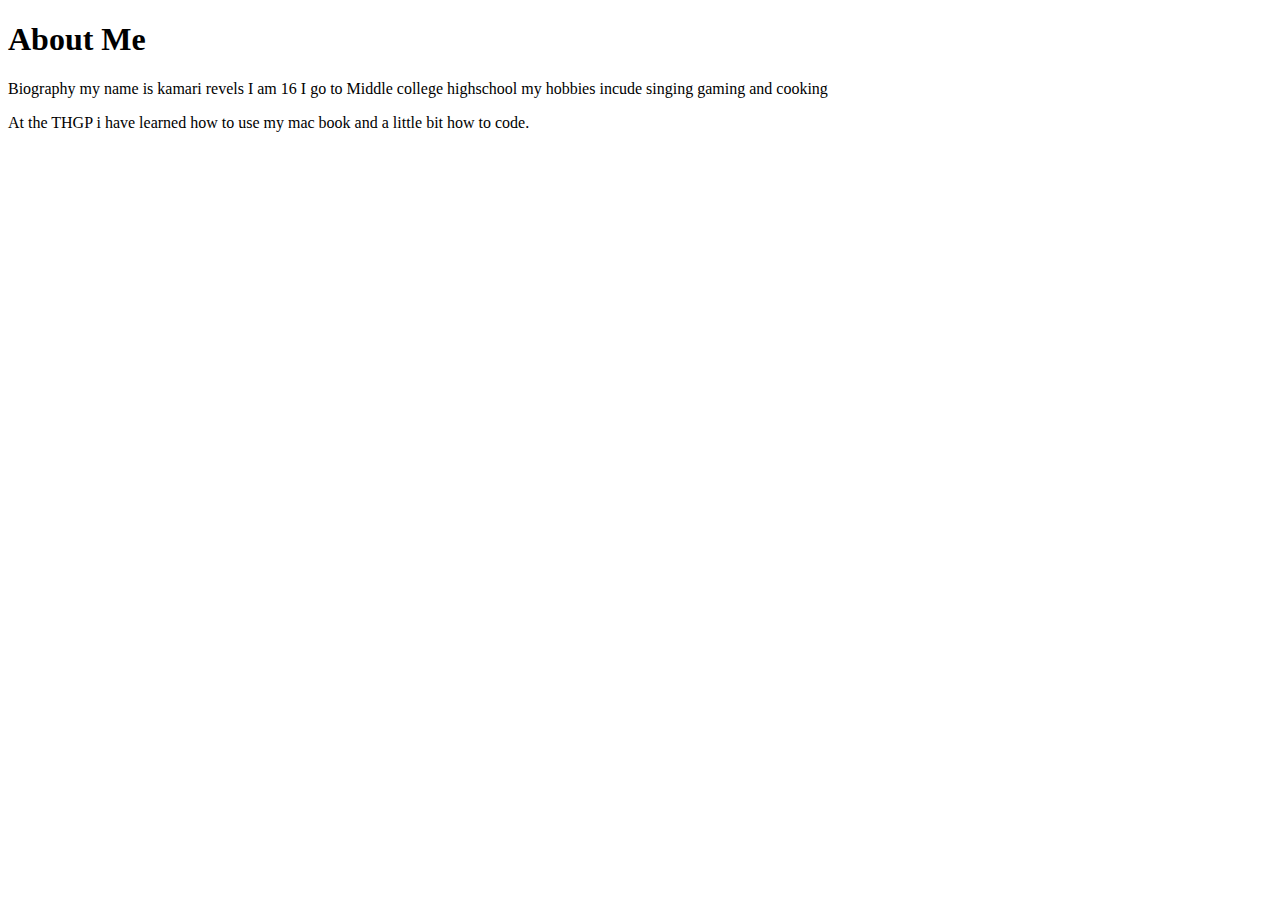
<file: Python/index.html>
<!DOCTYPE html>
<html lang="en">
    <head>
        <meta charset="UTF-8">
        <meta name="viewport" content="width=device-width, initial-scale=1.0">
        <title>Document</title>
        <h1>About Me</h1>
    </head>
    <body>
        <p>Biography 
            my name is kamari revels 
            I am 16 I go to Middle college highschool 
            my hobbies incude  singing gaming and cooking
        </p> 
        <p> At the THGP i have learned how to use my mac book and a little bit how to code.  
        </p>
    </body>
</html>
</file>
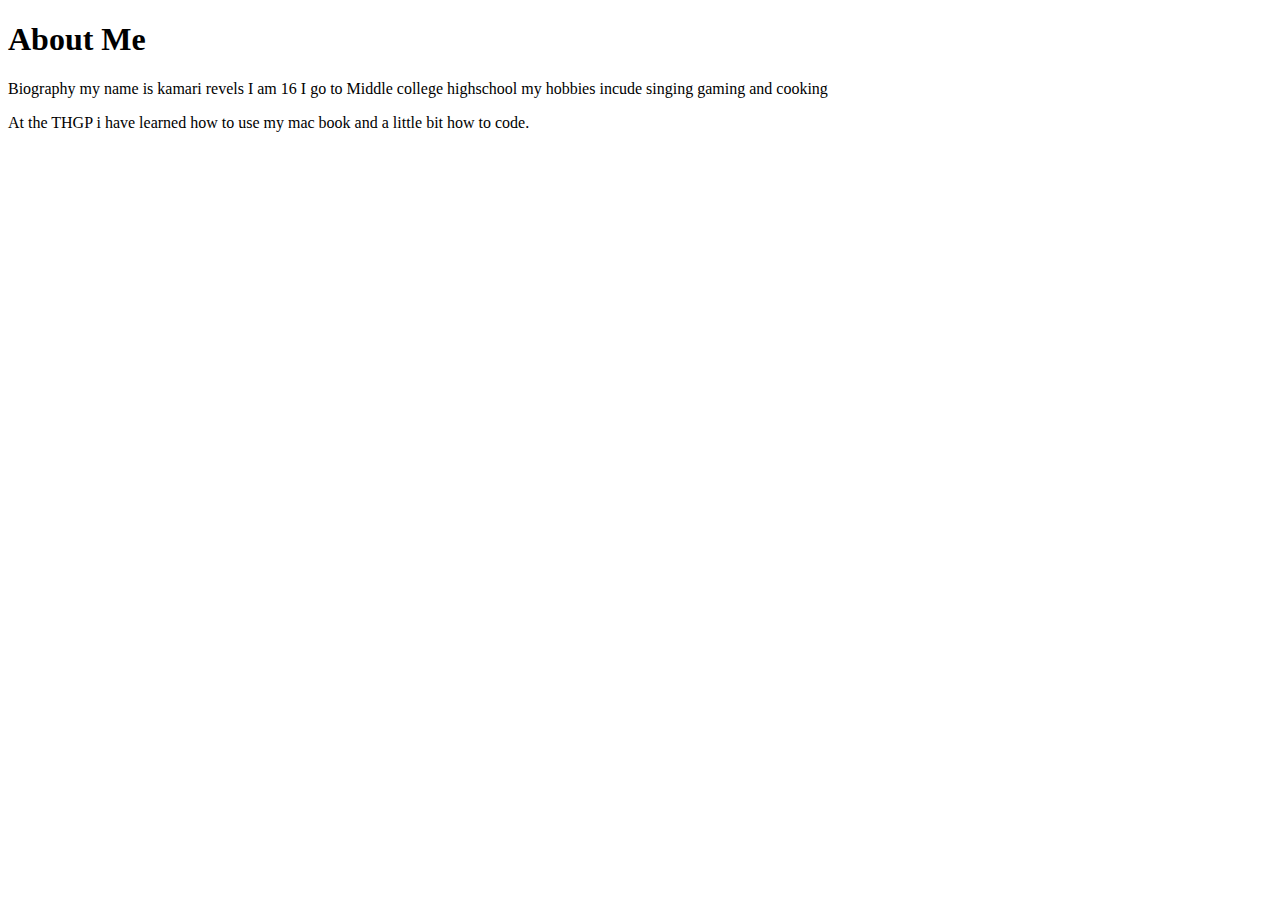
<file: Python./week-1/index.html>
<!DOCTYPE html>
<html lang="en">
    <head>
        <meta charset="UTF-8">
        <meta name="viewport" content="width=device-width, initial-scale=1.0">
        <title>Document</title>
        <h1>About Me</h1>
    </head>
    <body>
        <p>Biography 
            my name is kamari revels 
            I am 16 I go to Middle college highschool 
            my hobbies incude  singing gaming and cooking
        </p> 
        <p> At the THGP i have learned how to use my mac book and a little bit how to code.  
        </p>
    </body>
</html>
</file>
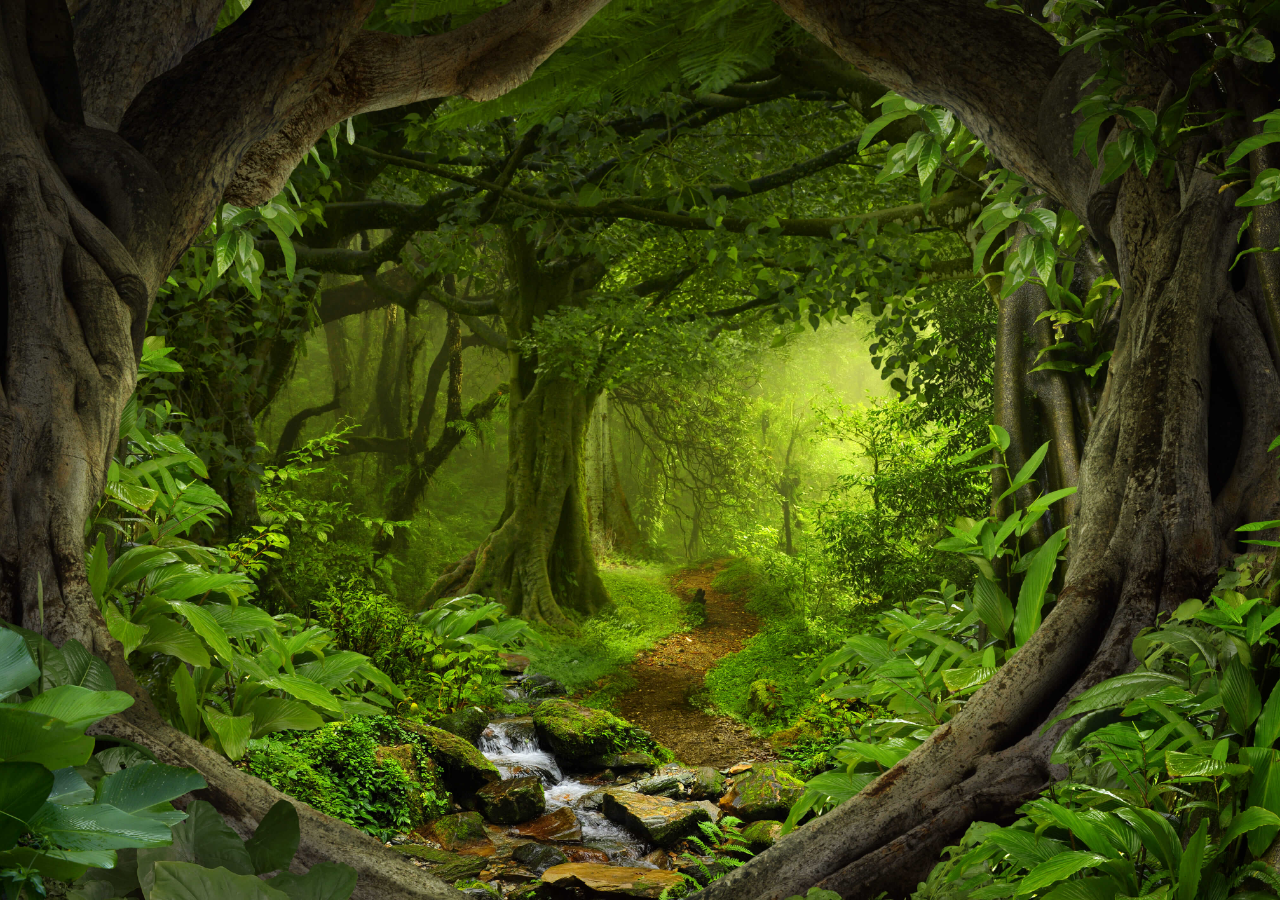
<file: Web deb/portfolio/index.html>
<!DOCTYPE html>
<html lang="en">
<head>
    <meta charset="UTF-8">
    <meta name="viewport" content="width=device-width, initial-scale=1.0">
    <title>Document</title>
    <link rel="stylesheet", href="style.css">
</head>
<body>
    <div id="header">
        
</div>
    
</body>
</html>
</file>
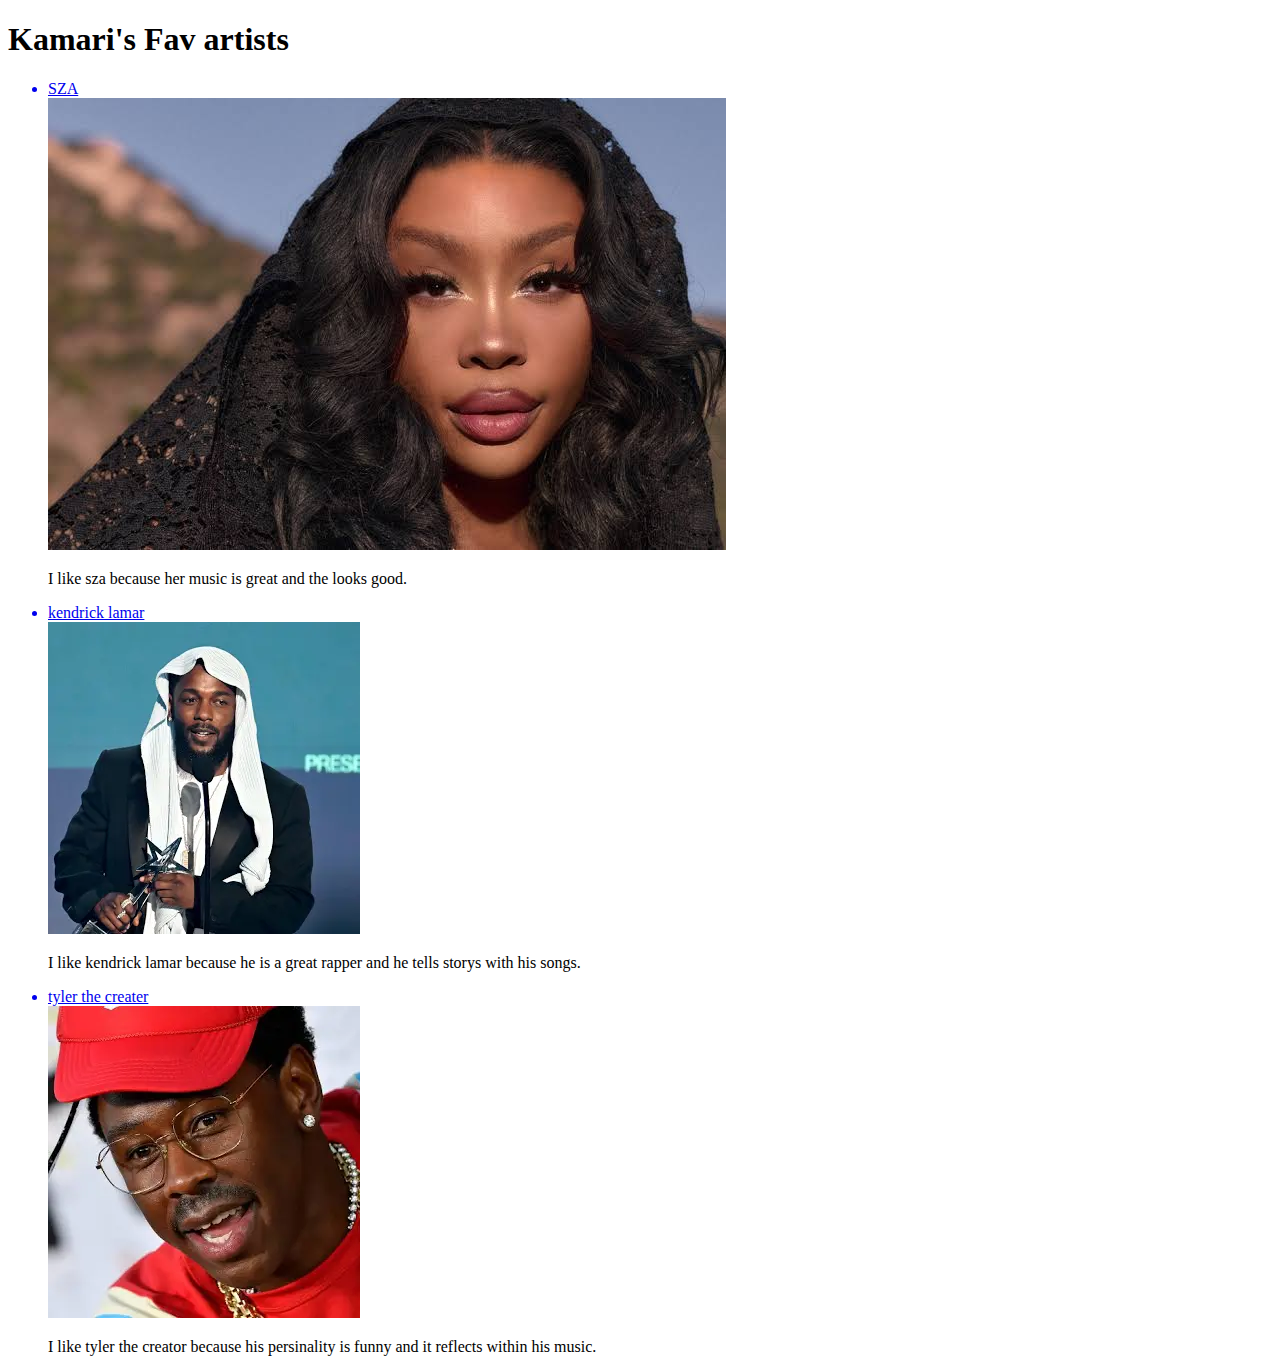
<file: Web deb/week_1/HTMLReview.html>
<!DOCTYPE html>
<html lang="en">
<head>
    <meta charset="UTF-8">
    <meta name="viewport" content="width=device-width, initial-scale=1.0">
    <title>Document</title>
    <h1>Kamari's Fav artists</h1>
</head>
<body>
    <ul>
         <a href="https://youtu.be/1Wdzodfx87s?si=_Ay1EikMaZQ9dD_f">
            <li>SZA</li>
        </a>

        <img src="sza.jpeg" alt="picture of sza">
        <p> I like sza because her music is great and the looks good.</p>
        <a href="https://www.youtube.com/watch?v=H58vbez_m4E&pp=ygUOa2VuZHJpY2sgbGFtYXI%3D">
            <li>kendrick lamar</li>
        </a>

        <img src="download.webp" alt="picture of kendrick lamar">
        <p>I like kendrick lamar because he is a great rapper and he tells storys with his songs.</p>
        <a href="https://youtu.be/dgUHE8wWhiE?si=f1-iJWMAueajFmVr">
             <li>tyler the creater</li>
        </a>

        <img src="tyler.webp" alt="picture of tyler the creator">
        <p>I like tyler the creator because his persinality is funny and it reflects within his music.</p>
    </ul>
    
</body>
</html>
</file>
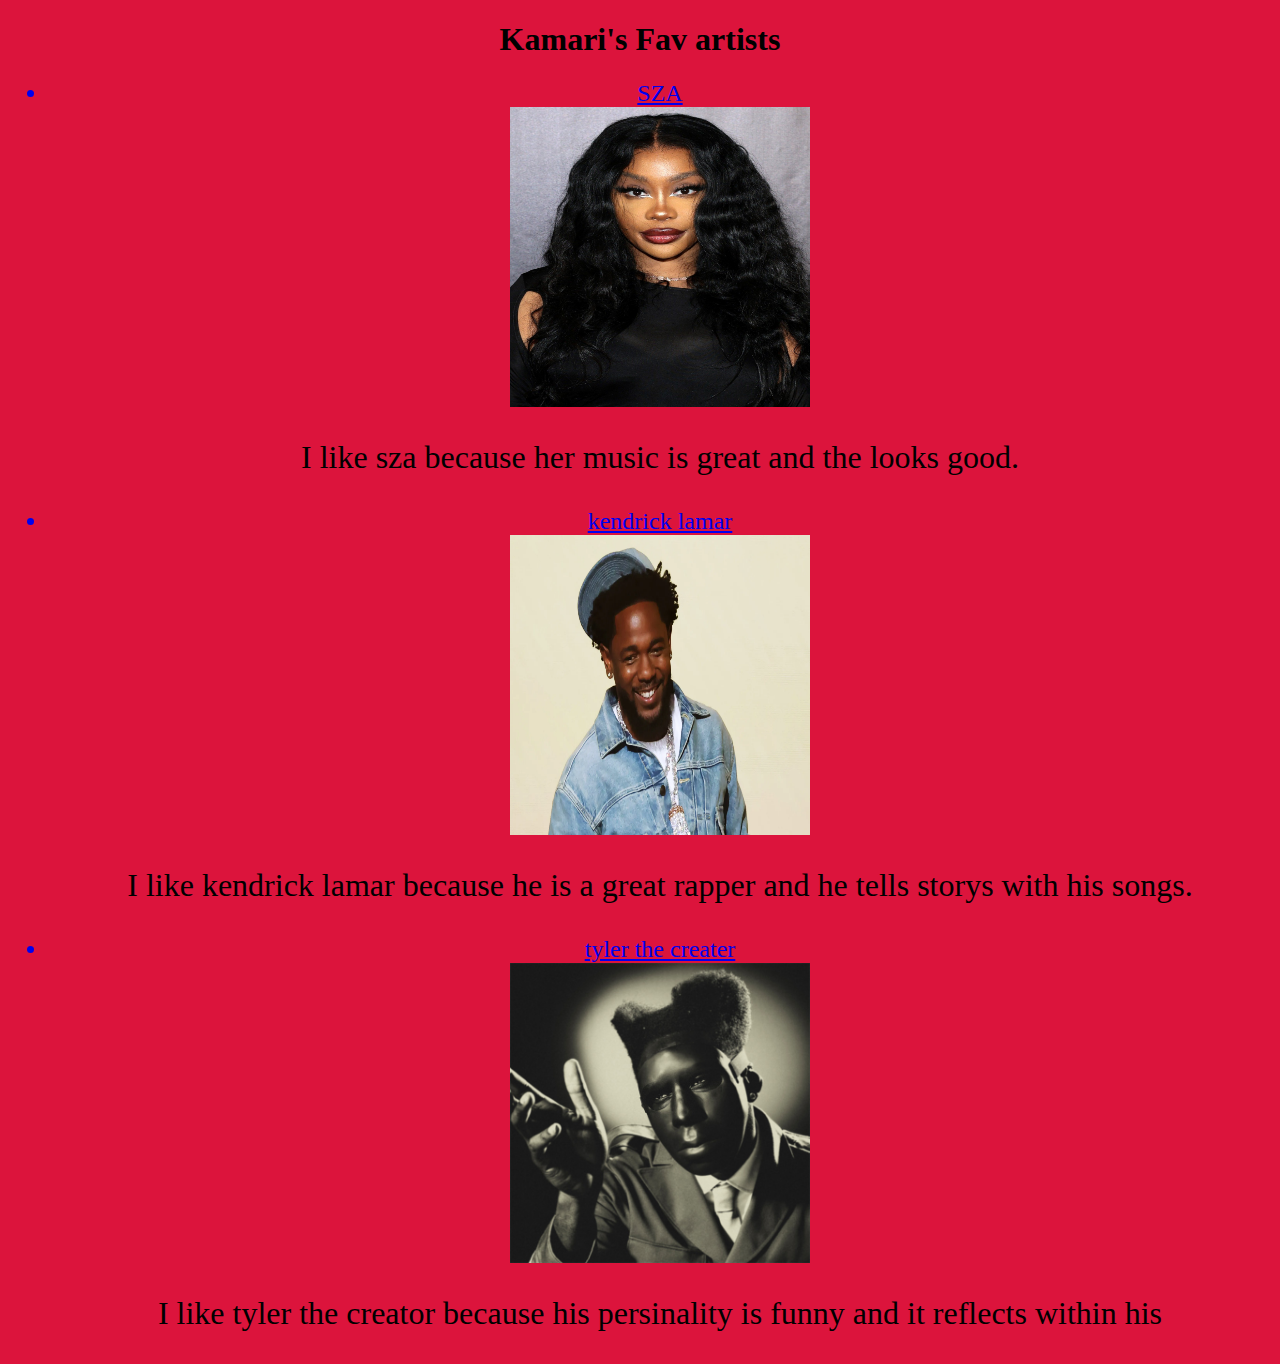
<file: Web deb/week 2/week 2/favartists.html>
<!DOCTYPE html>
<html lang="en">
<head>
    <meta charset="UTF-8">
    <meta name="viewport" content="width=device-width, initial-scale=1.0">
    <title>Document</title>
    <link rel="stylesheet" href="Favartists.css">
     <h1>Kamari's Fav artists</h1>
</head>
<body>
    <ul>
         <a href="https://youtu.be/1Wdzodfx87s?si=_Ay1EikMaZQ9dD_f">
            <li>SZA</li>
        </a>

        <img src="1027990_v9_bc.jpg" alt="picture of sza">
        <p> I like sza because her music is great and the looks good.</p>
        <a href="https://www.youtube.com/watch?v=H58vbez_m4E&pp=ygUOa2VuZHJpY2sgbGFtYXI%3D">
            <li>kendrick lamar</li>
        </a>

        <img src="kendrick-lamar-grammys-win-2025-billboard-1548.webp" alt="picture of kendrick lamar">
        <p>I like kendrick lamar because he is a great rapper and he tells storys with his songs.</p>
        <a href="https://youtu.be/dgUHE8wWhiE?si=f1-iJWMAueajFmVr">
             <li>tyler the creater</li>
        </a>

        <img src="ab6761610000e5ebdfa2b0c7544a772042a12e52.jpeg" alt="picture of tyler the creator">
        <p>I like tyler the creator because his persinality is funny and it reflects within his</p>
    </ul>
    
</body>
</html>
</file>
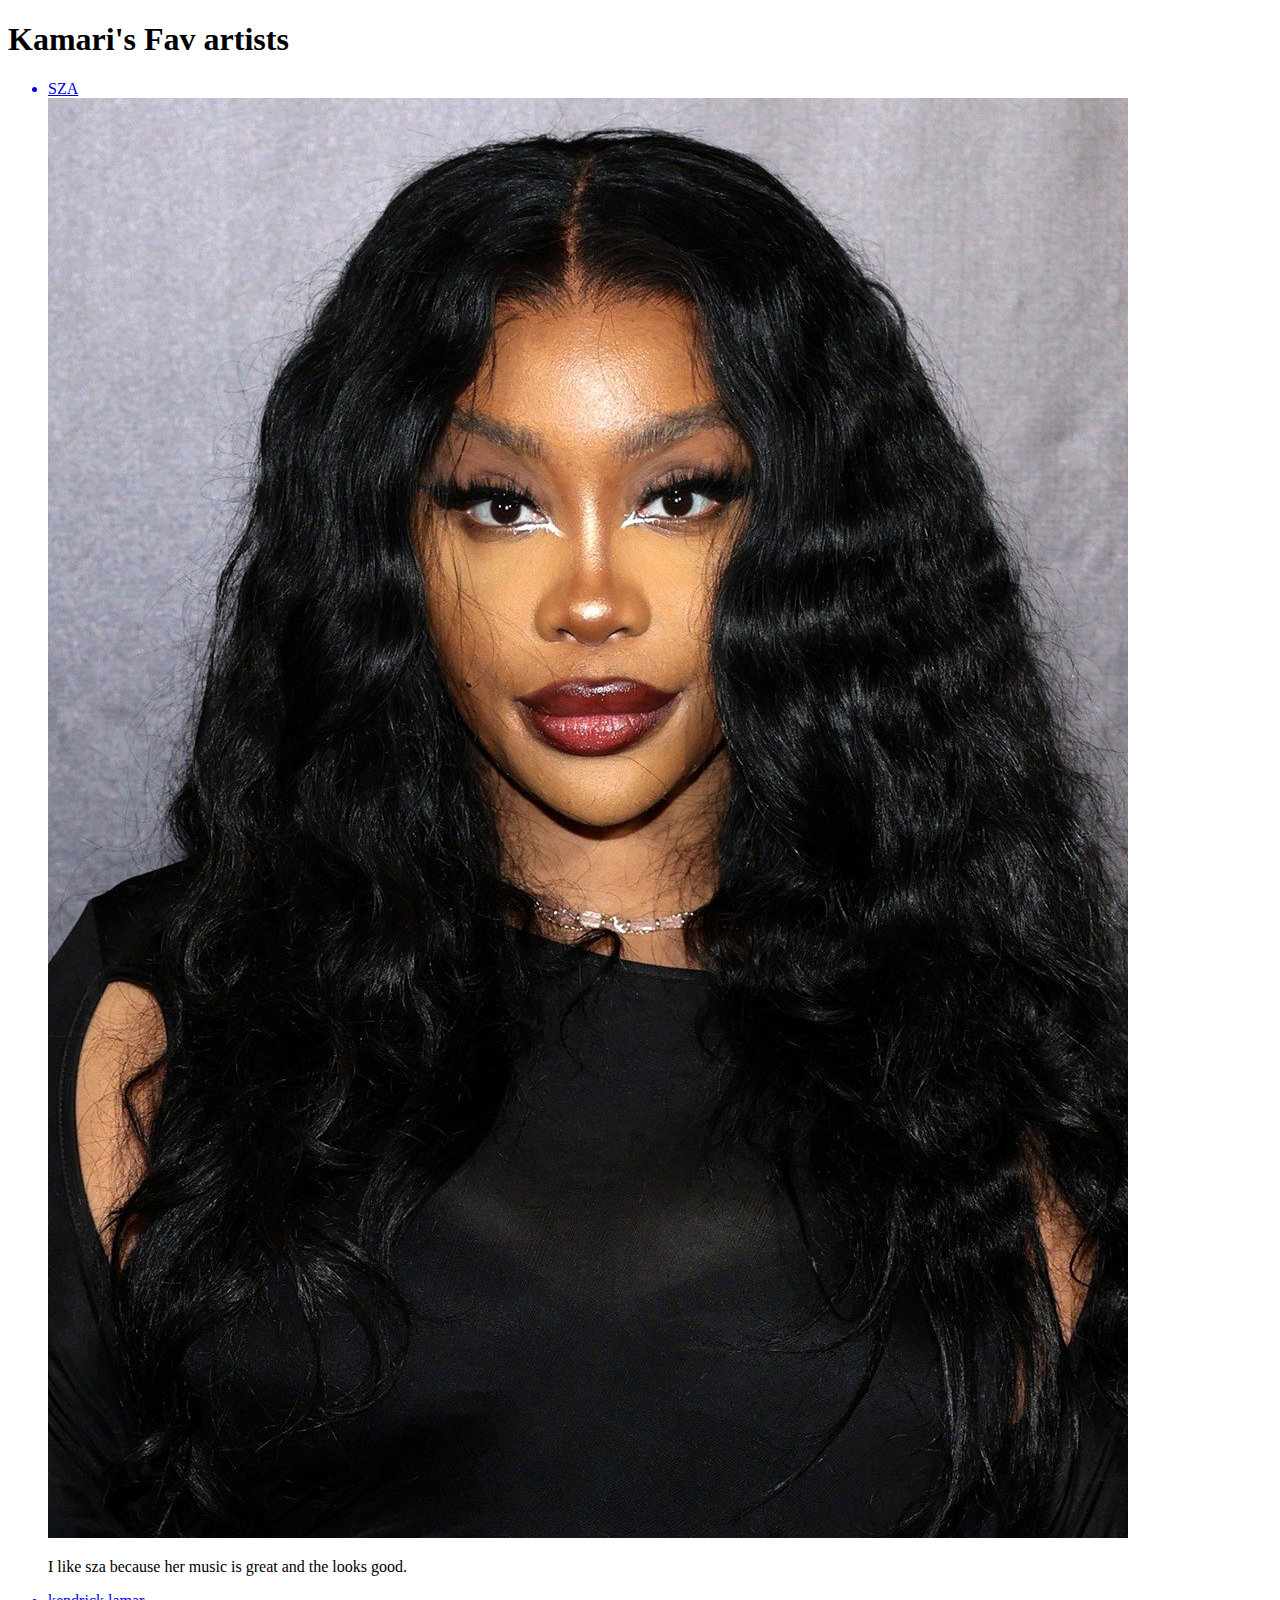
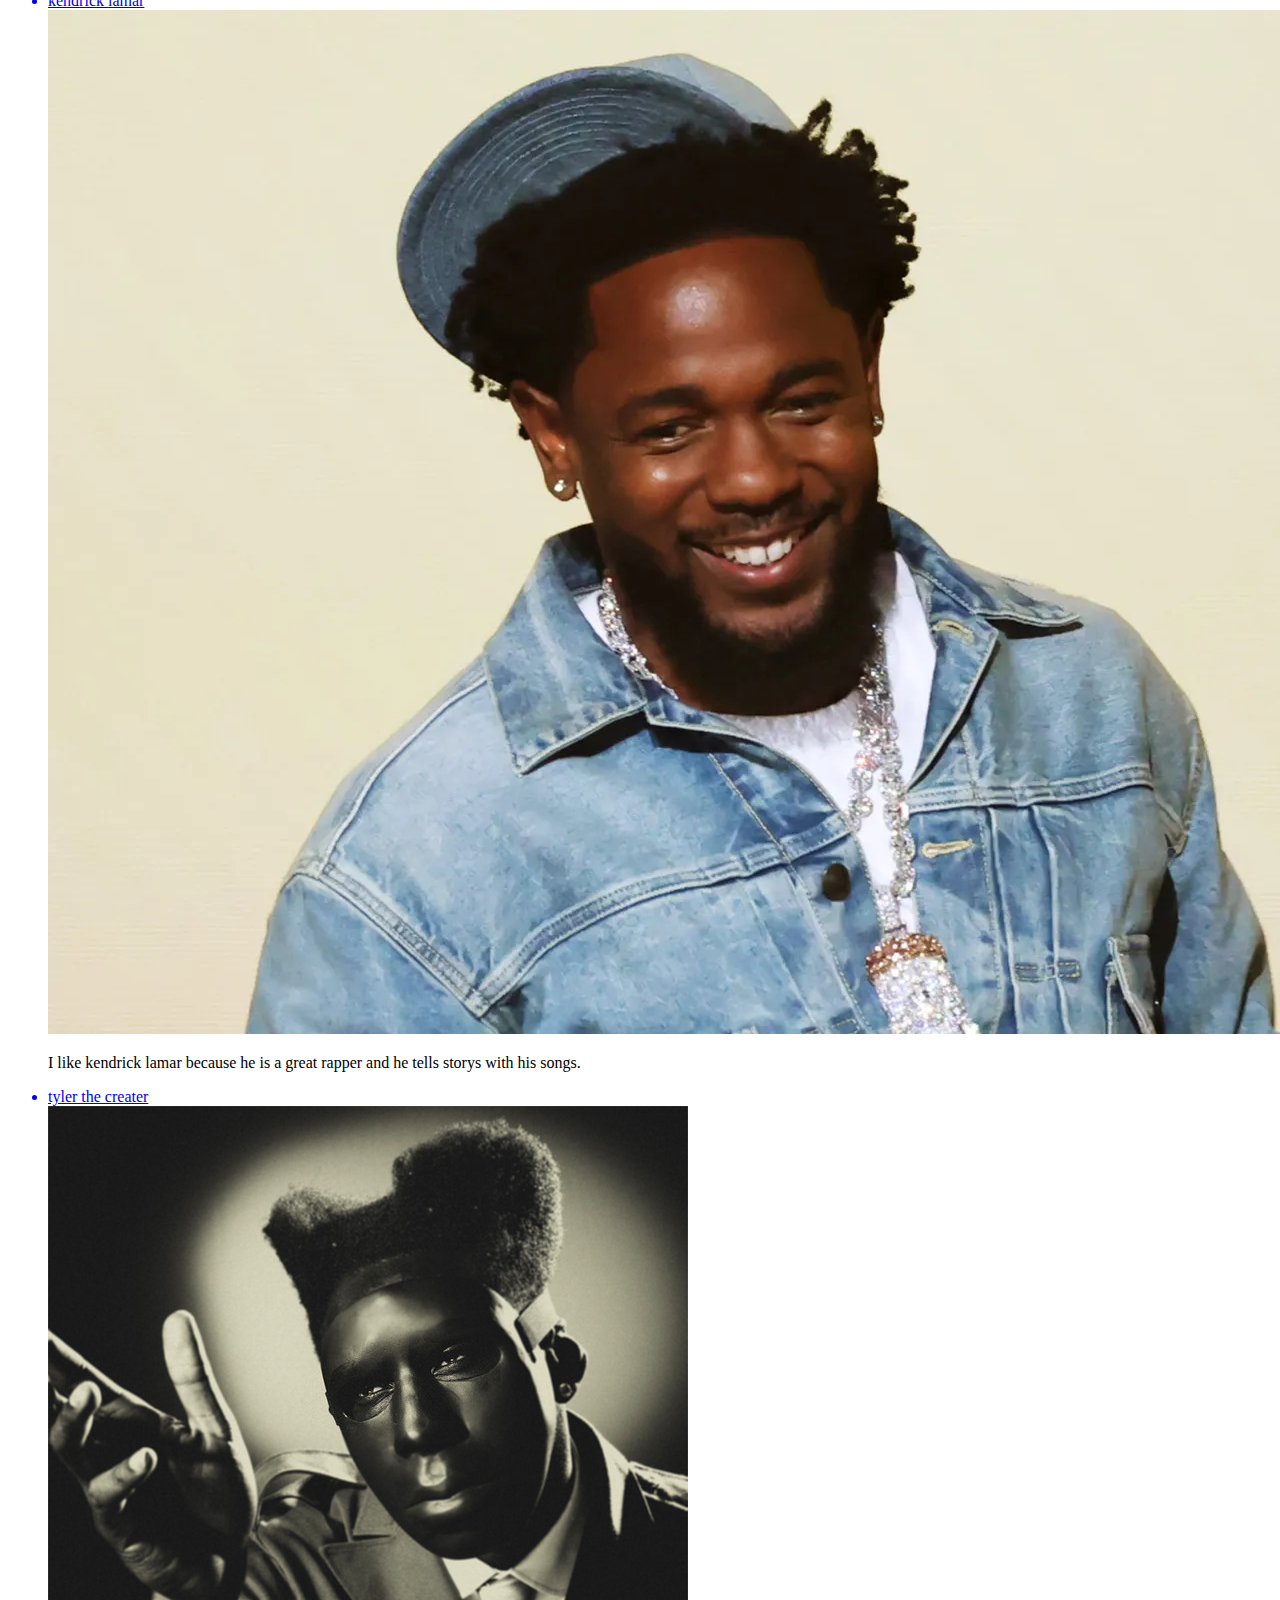
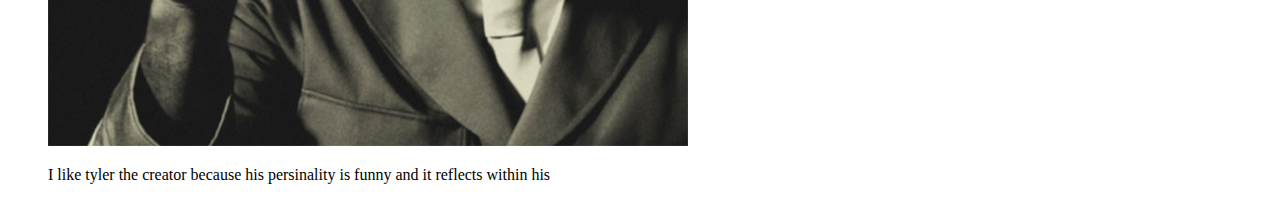
<file: Web deb/week 2/week 2/HTMLReveiew.html>
<!DOCTYPE html>
<html lang="en">
<head>
    <meta charset="UTF-8">
    <meta name="viewport" content="width=device-width, initial-scale=1.0">
    <title>Document</title>
    <h1>Kamari's Fav artists</h1>
</head>
<body>
    <ul>
         <a href="https://youtu.be/1Wdzodfx87s?si=_Ay1EikMaZQ9dD_f">
            <li>SZA</li>
        </a>

        <img src="1027990_v9_bc.jpg" alt="picture of sza">
        <p> I like sza because her music is great and the looks good.</p>
        <a href="https://www.youtube.com/watch?v=H58vbez_m4E&pp=ygUOa2VuZHJpY2sgbGFtYXI%3D">
            <li>kendrick lamar</li>
        </a>

        <img src="kendrick-lamar-grammys-win-2025-billboard-1548.webp" alt="picture of kendrick lamar">
        <p>I like kendrick lamar because he is a great rapper and he tells storys with his songs.</p>
        <a href="https://youtu.be/dgUHE8wWhiE?si=f1-iJWMAueajFmVr">
             <li>tyler the creater</li>
        </a>

        <img src="ab6761610000e5ebdfa2b0c7544a772042a12e52.jpeg" alt="picture of tyler the creator">
        <p>I like tyler the creator because his persinality is funny and it reflects within his</p>
    </ul>
    
</body>
</html>
</file>
<file: Web deb/week 2/week 2/Favartists.css>
body {
    background-color:crimson;
}

img {
    width:300px;
    height:300px;
    display:block;
    margin:0 auto;
    text-align:center;
}

p {
    font-size:xx-large;
    color:black;
    text-align: center;
}
h1 {
    text-align: center;
}

a {
    text-align: center;
    font-size: x-large;
}

ul {
    text-align: center;
}
</file>
<file: Web deb/portfolio/style.css>
/* Reset & base */
* {
  margin: 0;
  padding: 0;
  font-family: 'poppins', 'sans-serif';
  box-sizing: border-box;
  text-shadow: 1px 1px 4px rgba(0, 0, 0, 0.6);
}

body {
  background: linear-gradient(to right, #157e12, #886241);
  color: #fbfbfb;
  text-shadow: 1px 1px 4px rgba(0, 0, 0, 0.6);
}

/* Header */
#header {
  width: 100%;
  height: 100vh;
  background-image: url(images/forest1.jpg);
  background-size: cover;
  background-position: center;
}

.container {
  padding: 10px 10%;
  opacity: 0;
  transform: translateY(30px);
  animation: fadeInUp 1s forwards;
  animation-delay: 0.3s;
}

@keyframes fadeInUp {
  to {
    opacity: 1;
    transform: translateY(0);
  }
}

nav {
  display: flex;
  align-items: center;
  justify-content: space-between;
  flex-wrap: wrap;
  position: relative;
}

.logo {
  width: 150px;
}

nav ul {
  list-style: none;
  display: flex;
  align-items: center;
  margin: 0;
  padding: 0;
  transition: right 0.5s;
}

nav ul li {
  display: inline-block;
  margin: 10px 20px;
}

nav ul li a {
  color: #cbeb57e1;
  text-decoration: none;
  font-size: 18px;
  position: relative;
  text-shadow: 1px 1px 4px rgba(0, 0, 0, 0.6);
}

nav ul li a::after {
  content: '';
  width: 0%;
  height: 3px;
  background: #eaf1ec;
  position: absolute;
  left: 0;
  bottom: -6px;
  transition: 0.5s;
}

nav ul li a:hover::after,
nav ul li a:focus::after {
  width: 100%;
}

.header-text {
  margin-top: 20%;
  font-size: clamp(1rem, 4vw, 2rem);
}

.header-text h1 {
  font-size: clamp(2rem, 6vw, 4rem);
  margin-top: 20px;
}

.header-text h1 span {
  color: rgb(29, 220, 64);
  text-shadow: 1px 1px 4px rgba(0, 0, 0, 0.6);
}

/* Tabs */
.tab-titles {
  display: flex;
  margin: 20px 0 40px;
  text-shadow: 1px 1px 4px rgba(0, 0, 0, 0.6);
}

.tab-links {
  margin-right: 50px;
  font-size: 18px;
  font-weight: 500;
  cursor: pointer;
  position: relative;
  text-shadow: 1px 1px 4px rgba(0, 0, 0, 0.6);
}

.tab-links::after {
  content: '';
  width: 0;
  height: 3px;
  background: #adb3057f;
  position: absolute;
  left: 0;
  bottom: -8px;
  transition: 0.5s;
}

.tab-links.active-link::after {
  width: 100%;
  background: #adb305cc;
}

.tab-links:focus {
  outline: 2px solid #1dd44f;
  outline-offset: 4px;
}

.tab-contents ul li {
  list-style: none;
  margin: 10px 0;
}

.tab-contents ul li span {
  color: rgba(214, 241, 3, 0.667);
  font-size: 14px;
  text-shadow: 1px 1px 4px rgba(0, 0, 0, 0.6);
}

.tab-contents {
  display: none;
}

.tab-contents.active-tab {
  display: block;
}

/* About */
#about {
  padding: 80px 0;
  color: #F0F0F0;
  text-shadow: 1px 1px 4px rgba(0, 0, 0, 0.6);
}

.row {
  display: flex;
  justify-content: space-between;
  flex-wrap: wrap;
}

.about-col-1 {
  flex-basis: 35%;
}

.about-col-1 img {
  width: 100%;
  border-radius: 15px;
}

.about-col-2 {
  flex-basis: 60%;
}

/* Services */
#services {
  padding: 10px 0;
}

.services-list {
  display: grid;
  grid-template-columns: repeat(auto-fit, minmax(250px, 1fr));
  grid-gap: 40px;
  margin-top: 50px;
  color: #9baf99;
}

.services-list div {
  background: linear-gradient(to right, #3f733e, #bd8758);
  padding: 40px;
  font-size: larger;
  font-weight: 600;
  border-radius: 10px;
  transition: background 0.6s, transform 0.5s;
  text-shadow: 1px 1px 4px rgba(0, 0, 0, 0.6);
}

.services-list div i {
  font-size: 20px;
  margin-bottom: 10px;
  text-shadow: 1px 1px 4px rgba(0, 0, 0, 0.6);
}

.services-list div h2 {
  font-size: 25px;
  font-weight: 500;
  margin-bottom: 15px;
  text-shadow: 1px 1px 4px rgba(0, 0, 0, 0.6);
}

.services-list div a {
  text-decoration: none;
  color: rgb(77, 158, 96);
  font-size: 20px;
  margin-top: 1px;
  display: inline-block;
  text-shadow: 1px 1px 4px rgba(0, 0, 0, 0.6);
  transition: transform 0.3s ease;
}

.services-list div a:hover {
  transform: scale(1.05);
}

.services-list div:hover {
  background: #044e0d;
  transform: translateY(-15px);
  cursor: pointer;
}

/* Portfolio */
#portfolio {
  padding: 50px 0;
}

.work-list {
  display: grid;
  grid-template-columns: repeat(auto-fit, minmax(250px, 1fr));
  grid-gap: 40px;
  margin-top: 50px;
}

.work {
  border-radius: 10px;
  position: relative;
  overflow: hidden;
  cursor: pointer;
}

.work img {
  width: 100%;
  border-radius: 10px;
  display: block;
  transition: transform 0.4s ease;
}

.work:hover img {
  transform: scale(1.1);
}

.layer {
  width: 100%;
  height: 100%;
  background: linear-gradient(rgba(21, 202, 75, 0.6), #ced119);
  border-radius: 10px;
  position: absolute;
  left: 0;
  bottom: 0;
  overflow: hidden;
  display: flex;
  align-items: center;
  justify-content: center;
  flex-direction: column;
  padding: 0 40px;
  text-align: center;
  font-size: 14px;
  text-shadow: 1px 1px 4px rgba(0, 0, 0, 0.6);
  opacity: 0;
  transition: opacity 0.4s ease;
}

.work:hover .layer {
  opacity: 1;
}

.layer h3 {
  font-weight: 500;
  margin-bottom: 20px;
  text-shadow: 1px 1px 4px rgba(0, 0, 0, 0.6);
}

.layer a {
  margin-top: 20px;
  color: #000000;
  text-decoration: none;
  font-size: 18px;
  width: 60px;
  height: 60px;
  border-radius: 50%;
  text-align: center;
  display: flex;
  align-items: center;
  justify-content: center;
}

.layer a i {
  font-size: 80px;
  color: #FFFFFF;
  transition: transform 0.3s;
}

.layer a:hover i {
  transform: scale(1.2);
}

/* Buttons */
.btn {
  display: block;
  margin: 50px auto;
  width: fit-content;
  border: 1px solid #eae3f4;
  padding: 14px 50px;
  border-radius: 6px;
  text-decoration: none;
  color: #fff;
  transition: background 0.5s, transform 0.3s ease;
  cursor: pointer;
}

.btn:hover {
  background: #f8f7fa;
  transform: scale(1.05);
}

/* Contact */
.contact-left {
  flex-basis: 35%;
}

.contact-right {
  flex-basis: 60%;
}

.contact-left p {
  margin-left: 30px;
}

.contact-left p i {
  color: #00ffa6;
  margin-right: 15px;
  font-size: 25px;
}

.social-icons {
  margin-top: 30px;
}

.social-icons a {
  text-decoration: none;
  font-size: 30px;
  margin-right: 15px;
  color: #c5fb04;
  display: inline-block;
  transition: color 0.3s ease, transform 0.3s ease;
}

.social-icons a:hover {
  color: #00ff26;
  transform: translateY(-5px);
}

.btn.btn2 {
  display: inline-block;
  background: #1aff0000;
  border: none;
  padding: 14px;
  font-size: 18px;
  margin-top: 20px;
  cursor: pointer;
  color: #fbfbfb;
}

.contact-right form {
  width: 100%;
}

form input,
form textarea {
  width: 100%;
  border: 0;
  outline: none;
  background: #00000077;
  padding: 15px;
  margin: 15px 0;
  color: #f6f1f1;
  font-size: 18px;
  border-radius: 6px;
  box-shadow: 0 0 8px rgba(0, 0, 0, 0.4);
  transition: box-shadow 0.3s ease;
}

form input:focus,
form textarea:focus {
  box-shadow: 0 0 12px #1dd44f;
  outline: none;
}

.copyright {
  width: 100%;
  text-align: center;
  padding: 25px 0;
  background-color: #28b244;
  font-weight: 300;
  margin-top: 20px;
  color: #fbfbfb;
}

.copyright i {
  color: #4fefba;
}

/* Responsive & Mobile */

/* Hide hamburger icons by default */
nav .fas {
  display: none;
  cursor: pointer;
  font-size: 25px;
  color: #cbeb57e1;
}

/* Small screens */
@media only screen and (max-width: 600px) {
  #header {
    background-image: url(images/1000006456.jpg);
  }

  .header-text {
    margin-top: 100%;
    font-size: 16px;
  }

  .header-text h1 {
    font-size: 30px;
  }

  nav ul {
    position: fixed;
    top: 0;
    right: -200px;
    width: 200px;
    background: rgba(0, 0, 0, 0.85);
    height: 100vh;
    padding-top: 50px;
    z-index: 10;
    flex-direction: column;
    transition: right 0.5s ease;
  }

  nav ul li {
    display: block;
    margin: 25px 0;
  }

  nav ul li a {
    font-size: 18px;
  }

  nav ul .fa-xmark {
    position: absolute;
    top: 25px;
    left: 25px;
    cursor: pointer;
    color: #cbeb57e1;
  }

  /* Show hamburger icon */
  #menu-btn {
    display: block;
  }

  .sub-title {
    font-size: 40px;
  }

  .about-col-1,
  .about-col-2 {
    flex-basis: 100%;
  }

  .about-col-1 {
    margin-bottom: 30px;
  }

  .about-col-2 {
    font-size: 14px;
  }

  .tab-links {
    font-size: 16px;
    margin-right: 20px;
  }

  .contact-left,
  .contact-right {
    flex-basis: 100%;
  }

  .copyright {
    font-size: 14px;
  }
}

/* Focus outlines for accessibility */
a:focus,
button:focus,
.tab-links:focus {
  outline: 2px solid #1dd44f;
  outline-offset: 4px;
}

/* Message styling (if used) */
#msg {
  color: #40d018;
  margin-top: -40px;
  display: block;
}
</file>
